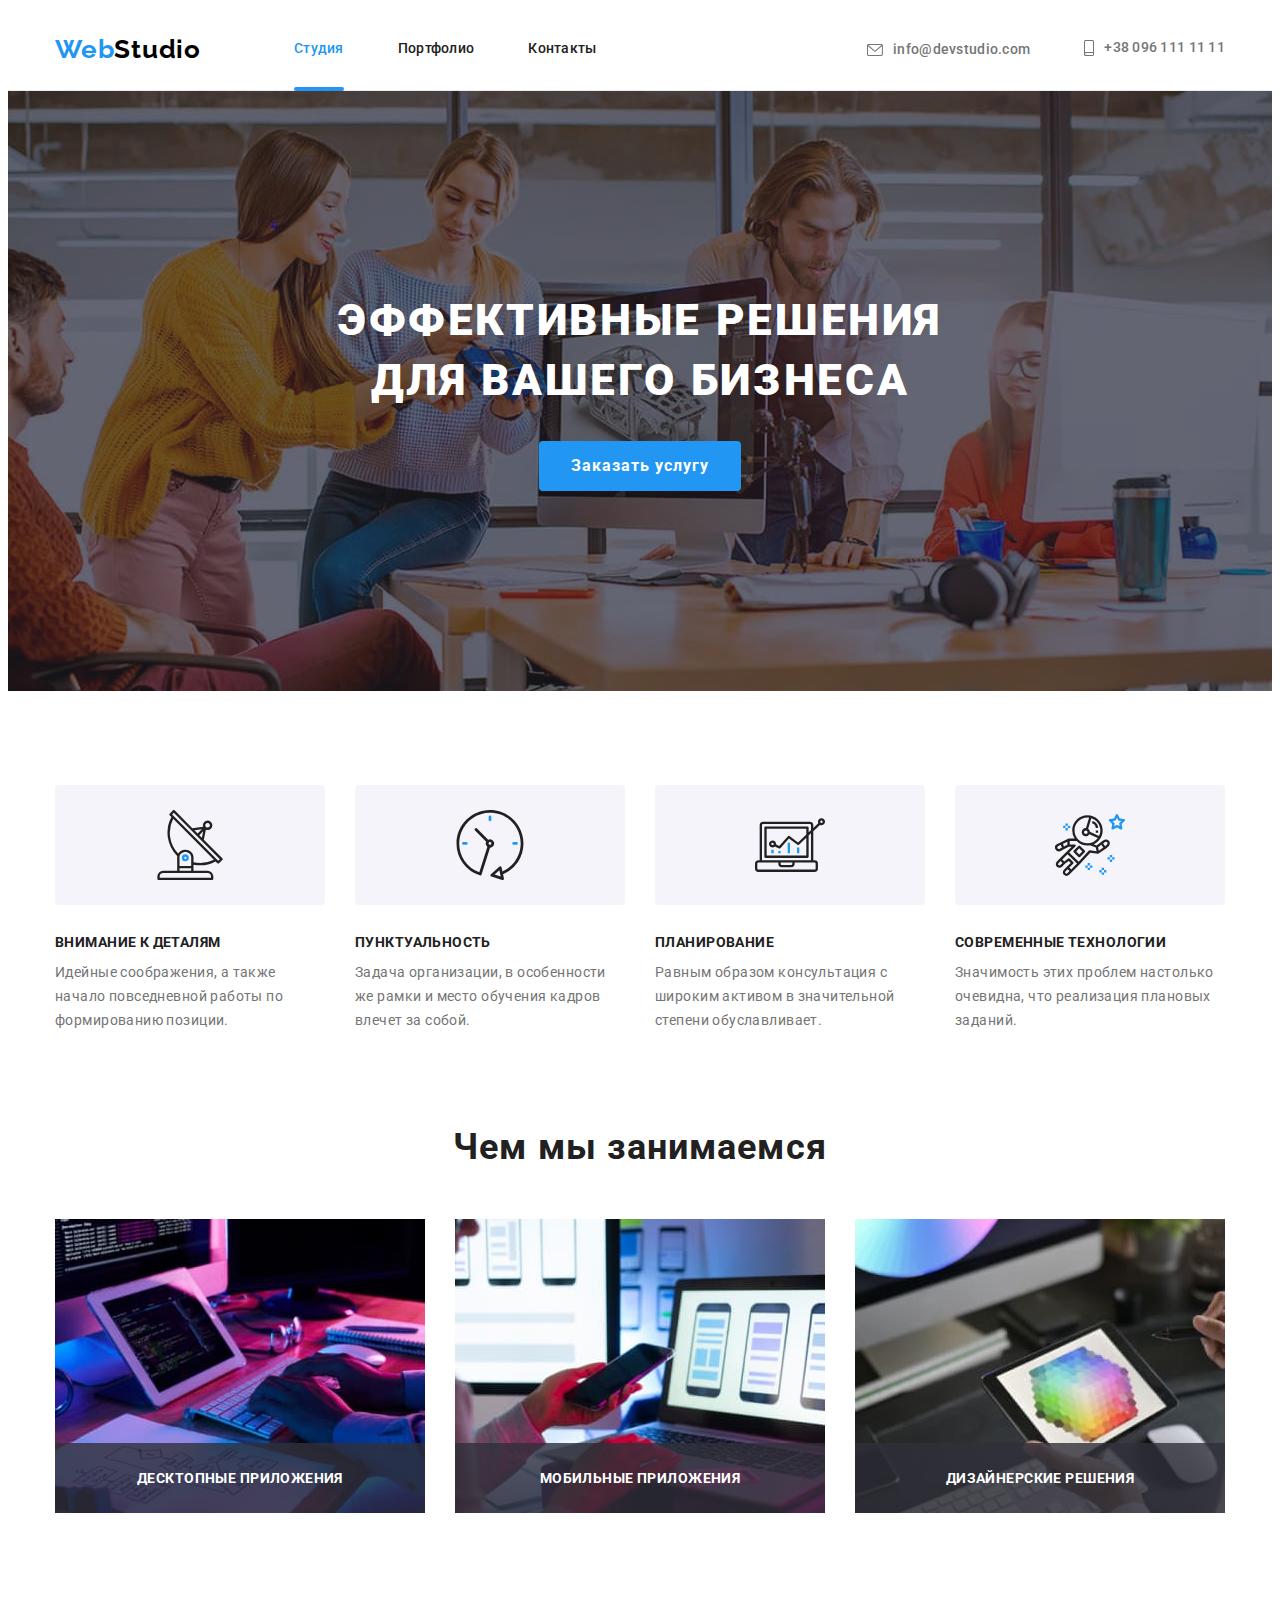
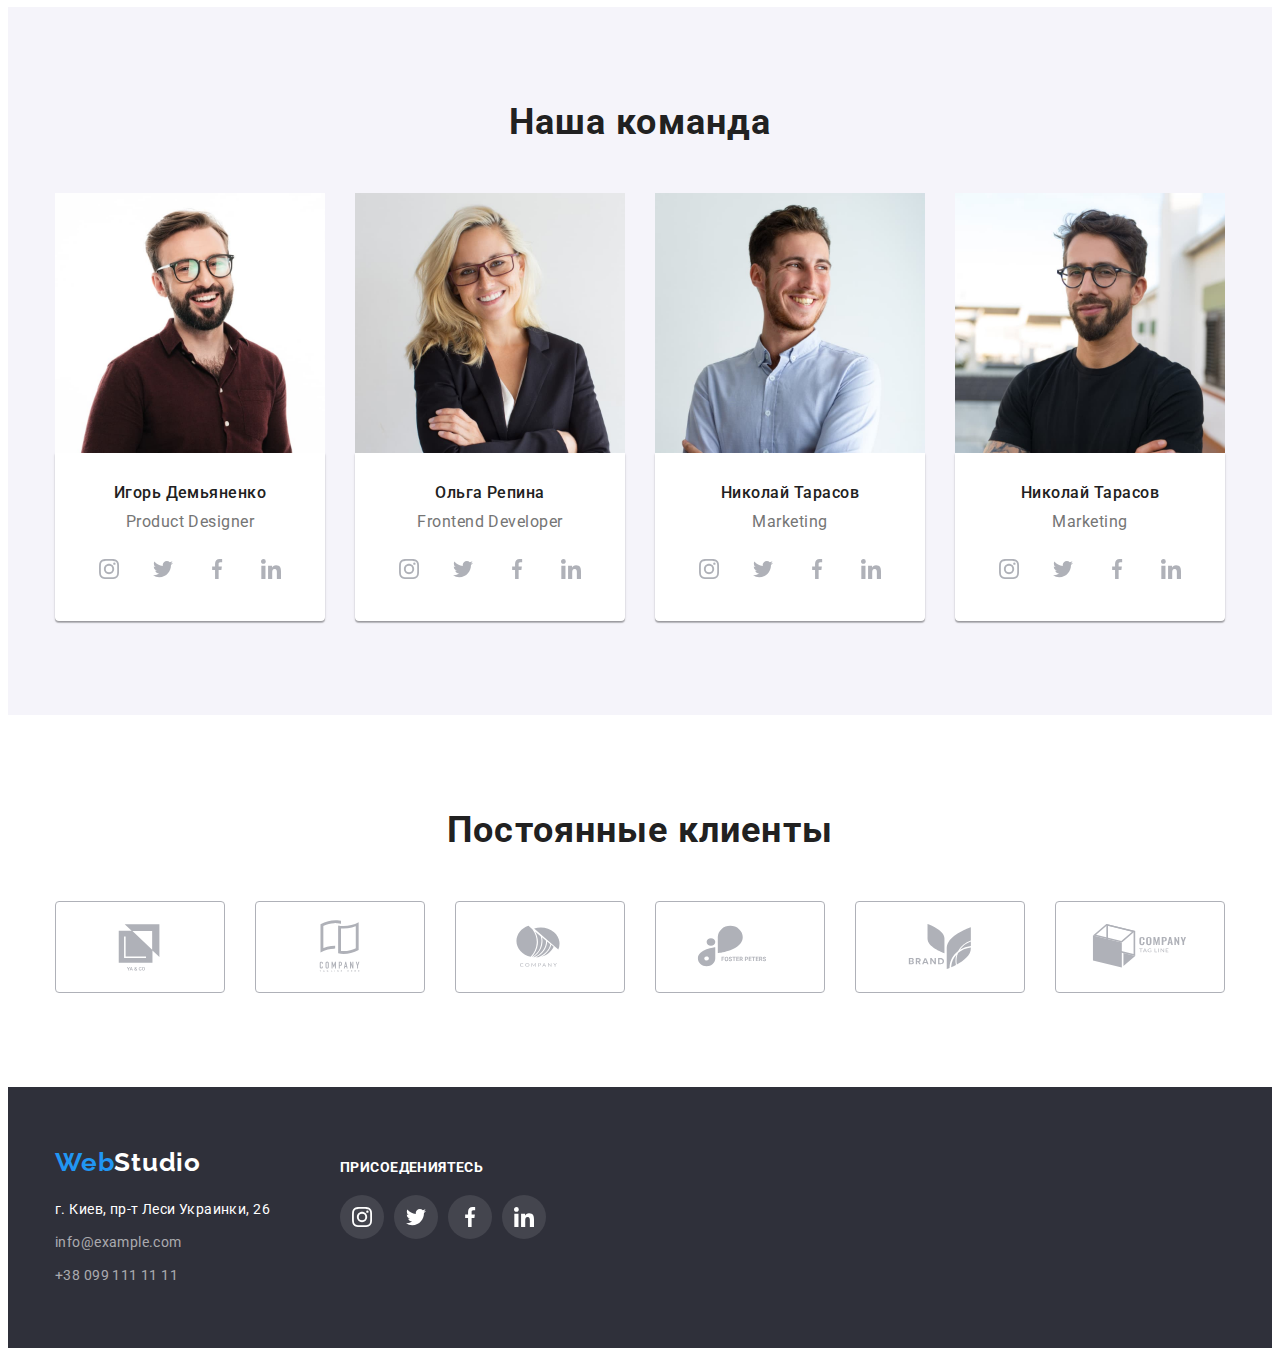
<file: index.html>
<!DOCTYPE html>
<html lang="ru">
  <head>
    <meta charset="UTF-8" />
    <meta http-equiv="X-UA-Compatible" content="IE=edge" />
    <meta name="viewport" content="width=device-width, initial-scale=1.0" />
    <title>Document</title>

    <link rel="preconnect" href="https://fonts.googleapis.com" />
    <link rel="preconnect" href="https://fonts.gstatic.com" crossorigin />
    <link
      href="https://fonts.googleapis.com/css2?family=Raleway:wght@700&family=Roboto:wght@400;500;700;900&display=swap"
      rel="stylesheet"
    />

    <link
      rel="stylesheet"
      href="https://cdnjs.cloudflare.com/ajax/libs/modern-normalize/1.1.0/modern-normalize.min.css"
      integrity="sha512-wpPYUAdjBVSE4KJnH1VR1HeZfpl1ub8YT/NKx4PuQ5NmX2tKuGu6U/JRp5y+Y8XG2tV+wKQpNHVUX03MfMFn9Q=="
      crossorigin="anonymous"
      referrerpolicy="no-referrer"
    />

    <link rel="stylesheet" href="./css/styles.css" />
  </head>

  <body>
    
    
    <header class="header">
      <div class="container">
        <div class="header-inner">
          <a class="header-logo link" href="" lang="en"
            >Web<span class="logo-light link">Studio</span>
          </a>
          <nav class="header-nav">
            <ul class="nav-list list">
              <li class="nav-item">
                <a class="nav-link link prime" href="./index.html">Студия</a>
              </li>
              <li class="nav-item">
                <a class="nav-link link" href="./portfolio.html">Портфолио</a>
              </li>
              <li class="nav-item">
                <a class="nav-link link" href="">Контакты</a>
              </li>
            </ul>
          </nav>
          <ul class="contact-list list">
            <li class="contact-items">
              <a class="contact-link link" href="mailto:info@devstudio.com" lang="en"
                ><svg class="contact-logo" width="16" height="12">
                  <use href="./images/symbol-defs.svg#icon-envelope">
                  </use>
                  </svg>info@devstudio.com</a>
            </li>
            <li class="contact-items">
              <a class="contact-link link" href="tel:+380961111111">
                <svg class="contact-logo" width="10" height="16">
                <use href="./images/symbol-defs.svg#icon-smartphone">
                </use>
                </svg>+38 096 111 11 11</a>
            </li>
          </ul>
        </div>
      </div>
    </header>
    <main>
      <section class="hero">
        <div class="container">
          <h1 class="hero-title">Эффективные решения для вашего бизнеса</h1>
          <button data-modal-open class="btn"  type="button">Заказать услугу</button>         
        </div>
      </section>
      <section class="quality section">
        <div class="container">
          <h2 class="visually-hidden">Качество команды</h2>
          <ul class="quality-list list">
            <li class="quality-item">
              <div class="quality-icon">
                <svg class="quality-logo" width="70" height="70">
                <use href="./images/symbol-defs.svg#icon-antenna">
                </use>
                </svg>
              </div>
              <h3 class="quality-title">Внимание к деталям</h3>
              <p class="quality-description">
                Идейные соображения, а также начало повседневной работы по формированию позиции.
              </p>
            </li>
            <li class="quality-item">
              <div class="quality-icon">
                <svg class="quality-logo" width="70" height="70">
                <use href="./images/symbol-defs.svg#icon-clock">
                </use>
                </svg>
              </div>
              <h3 class="quality-title">Пунктуальность</h3>
              <p class="quality-description">
                Задача организации, в особенности же рамки и место обучения кадров влечет за собой.
              </p>
            </li>
            <li class="quality-item">
              <div class="quality-icon">
                <svg class="quality-logo" width="70" height="70">
                <use href="./images/symbol-defs.svg#icon-diagram">
                </use>
                </svg>
              </div>
              <h3 class="quality-title">Планирование</h3>
              <p class="quality-description">
                Равным образом консультация с широким активом в значительной степени обуславливает.
              </p>
            </li>
            <li class="quality-item">
              <div class="quality-icon">
                <svg class="quality-logo" width="70" height="70">
                <use href="./images/symbol-defs.svg#icon-astronaut">
                </use>
                </svg>
              </div>
              <h3 class="quality-title">Современные технологии</h3>
              <p class="quality-description">
                Значимость этих проблем настолько очевидна, что реализация плановых заданий.
              </p>
            </li>
          </ul>
        </div>
      </section>
      <section class="work section">
        <div class="container">
          <h2 class="work-subtitle">Чем мы занимаемся</h2>
          <ul class="work-list list">
            <li class="work-item">
              <img src="./images/layout1.jpg" alt="Верстка" width="370" />
              <h3 class="work-name">Десктопные приложения</h3>
            </li>
            <li class="work-item">
              <img src="./images/design1.jpg" alt="Дизайн" width="370" />
              <h3 class="work-name">Мобильные приложения</h3>
            </li>
            <li class="work-item">
              <img src="./images/project.jpg" alt="Стиль" width="370" />
              <h3 class="work-name">Дизайнерские решения</h3>
            </li>
          </ul>
        </div>
      </section>
      <section class="team section">
        <div class="container">
          <h2 class="team-subtitle">Наша команда</h2>
          <ul class="team-list list">
            <li class="team-item">
              <img src="./images/igor-demianenko.jpg" alt="Игорь Демьяненко" width="270" />
              <div class="team-wrap">
                <h3 class="team-members">Игорь Демьяненко</h3>
                <p class="speciality" lang="en">Product Designer</p>
                <ul class="team-social-list list">
                  <li class="team-social-item"> 
                    <a href="#" class="team-link" >
                     <svg class="clients-social" width="20" height="20">
                       <use href="./images/symbol-defs.svg#icon-instagram">
                       </use>
                       </svg>
                    </a>
                 <li class="team-social-item"> 
                   <a href="#" class="team-link" >
                    <svg class="clients-social" width="20" height="20">
                     <use href="./images/symbol-defs.svg#icon-twitter">
                      </use>
                     </svg>
                   </a>
                 <li class="team-social-item"> 
                  <a href="#" class="team-link" >
                    <svg class="clients-social" width="20" height="20">
                      <use href="./images/symbol-defs.svg#icon-facebook">
                        </use>
                      </svg>
                   </a>
                <li class="team-social-item"> 
                  <a href="#" class="team-link" >
                    <svg class="clients-social" width="20" height="20">
                     <use href="./images/symbol-defs.svg#icon-linkedin">
                      </use>
                     </svg>
                  </a>
                </ul>
              </div>
            </li>
            <li class="team-item">
              <img src="./images/olga-repina.jpg" alt="Ольга Репина" width="270" />
              <div class="team-wrap">
                <h3 class="team-members">Ольга Репина</h3>
                <p class="speciality" lang="en">Frontend Developer</p>
                <ul class="team-social-list list">
                  <li class="team-social-item"> 
                    <a href="#" class="team-link" >
                     <svg class="clients-social" width="20" height="20">
                       <use href="./images/symbol-defs.svg#icon-instagram">
                        </use>
                       </svg>
                    </a>
                 <li class="team-social-item"> 
                   <a href="#" class="team-link" >
                    <svg class="clients-social" width="20" height="20">
                     <use href="./images/symbol-defs.svg#icon-twitter">
                      </use>
                     </svg>
                   </a>
                 <li class="team-social-item"> 
                  <a href="#" class="team-link" >
                    <svg class="clients-social" width="20" height="20">
                      <use href="./images/symbol-defs.svg#icon-facebook">
                        </use>
                      </svg>
                   </a>
                <li class="team-social-item"> 
                  <a href="#" class="team-link" >
                    <svg class="clients-social" width="20" height="20">
                     <use href="./images/symbol-defs.svg#icon-linkedin">
                      </use>
                     </svg>
                  </a>
                </ul>
              </div>
            </li>
            <li class="team-item">
              <img src="./images/nikolai-tarasov.jpg" alt="Николай Тарасов" width="270" />
              <div class="team-wrap">
                <h3 class="team-members">Николай Тарасов</h3>
                <p class="speciality" lang="en">Marketing</p>
                <ul class="team-social-list list">
                  <li class="team-social-item"> 
                    <a href="#" class="team-link" >
                     <svg class="clients-social" width="20" height="20">
                       <use href="./images/symbol-defs.svg#icon-instagram">
                        </use>
                       </svg>
                    </a>
                 <li class="team-social-item"> 
                   <a href="#" class="team-link" >
                    <svg class="clients-social" width="20" height="20">
                     <use href="./images/symbol-defs.svg#icon-twitter">
                      </use>
                     </svg>
                   </a>
                 <li class="team-social-item"> 
                  <a href="#" class="team-link" >
                    <svg class="clients-social" width="20" height="20">
                      <use href="./images/symbol-defs.svg#icon-facebook">
                        </use>
                      </svg>
                   </a>
                <li class="team-social-item"> 
                  <a href="#" class="team-link" >
                    <svg class="clients-social" width="20" height="20">
                     <use href="./images/symbol-defs.svg#icon-linkedin">
                      </use>
                     </svg>
                  </a>
                </ul>
              </div>
            </li>
            <li class="team-item">
              <img src="./images/mihail-ermakov.jpg" alt="Михаил Ермаков" width="270" />
              <div class="team-wrap">
                <h3 class="team-members">Николай Тарасов</h3>
                <p class="speciality" lang="en">Marketing</p>
                <ul class="team-social-list list">
                  <li class="team-social-item"> 
                    <a href="#" class="team-link" >
                     <svg class="clients-social" width="20" height="20">
                       <use href="./images/symbol-defs.svg#icon-instagram">
                        </use>
                       </svg>
                    </a>
                 <li class="team-social-item"> 
                   <a href="#" class="team-link" >
                    <svg class="clients-social" width="20" height="20">
                     <use href="./images/symbol-defs.svg#icon-twitter">
                      </use>
                     </svg>
                   </a>
                 <li class="team-social-item"> 
                  <a href="#" class="team-link" >
                    <svg class="clients-social" width="20" height="20">
                      <use href="./images/symbol-defs.svg#icon-facebook">
                        </use>
                      </svg>
                   </a>
                <li class="team-social-item"> 
                  <a href="#" class="team-link" >
                    <svg class="clients-social" width="20" height="20">
                     <use href="./images/symbol-defs.svg#icon-linkedin">
                      </use>
                     </svg>
                  </a>
                </ul>
              </div>
            </li>
          </ul>
        </div>
      </section>
      <section class="clients section">
        <div class="container">
          <h2 class="clients-subtitle">Постоянные клиенты</h2>
        <ul class="clients-list list">
          <li class="clients-item"> 
           <a href="#" class="clients-link" >
            <svg class="clients-logo" width="106" height="60">
              <use href="./images/symbol-defs.svg#icon-Logoya-co">
                </use>
              </svg>
           </a>
           </li>
           <li class="clients-item"> 
            <a href="#" class="clients-link" >
             <svg class="clients-logo" width="106" height="60">
               <use href="./images/symbol-defs.svg#icon-Logotaglin">
                </use>
               </svg>
            </a>
            </li>
            <li class="clients-item"> 
              <a href="#" class="clients-link" >
               <svg class="clients-logo" width="106" height="60">
                 <use href="./images/symbol-defs.svg#icon-Logocompany">
                  </use>
                 </svg>
              </a>
              </li>
              <li class="clients-item" > 
                <a href="#" class="clients-link" >
                 <svg class="clients-logo" width="106" height="60">
                   <use href="./images/symbol-defs.svg#icon-Logofoster">
                    </use>
                   </svg>
                </a>
                </li>
                <li class="clients-item"> 
                  <a href="#" class="clients-link" >
                   <svg class="clients-logo" width="106" height="60">
                     <use href="./images/symbol-defs.svg#icon-Logobrand">
                      </use>
                     </svg>
                  </a>
                  </li>
                  <li class="clients-item"> 
                    <a href="#" class="clients-link" >
                     <svg class="clients-logo" width="106" height="60">
                       <use href="./images/symbol-defs.svg#icon-Logotagline">
                        </use>
                       </svg>
                    </a>
                    </li>
        </ul>
      </div>
      </section>
    </main>
    <footer class="footer">
      <div class="container">
       <div class="footer-block">
        <div class="footer-link">
          <a class="footer-logo link" href="" lang="en"
        >Web<span class="logo-black link">Studio</span></a
      >
      <address class="footer-addres">
        <ul class="footer-list list">
          <li class="footer-item">
            <a
              class="footer-map link"
              href="https://goo.gl/maps/xmcC9F6GGdkySyZK7"
              rel="noopener noreferrer nofollow"
              >г. Киев, пр-т Леси Украинки, 26</a
            >
          </li>
          <li class="footer-item">
            <a class="fcontact-link link" href="mailto:info@example.com" lang="en"
              >info@example.com</a
            >
          </li>
          <li class="footer-item">
            <a class="fcontact-link link" href="tel:+380991111111">+38 099 111 11 11</a>
          </li>
        </ul>
      </address>
        </div>
        <div class="footer-social">
          <h2 class="footer-title">Присоедениятесь</h2>
      <ul class="footer-social-list list">
        <li class="footer-social-item"> 
          <a href="#" class="footer-logo-link">
            <svg class="footer-logo-social" width="20" height="20">
              <use href="./images/symbol-defs.svg#icon-instagram">
                </use>

              </svg>
           </a>
        <li class="footer-social-item "> 
          <a href="#" class="footer-logo-link">
           <svg class="footer-logo-social" width="20" height="20">
            <use href="./images/symbol-defs.svg#icon-twitter">
            </use>
            </svg>
          </a>
        <li class="footer-social-item"> 
         <a href="#" class="footer-logo-link">
           <svg class="footer-logo-social" width="20" height="20">            
             <use href="./images/symbol-defs.svg#icon-facebook">
            </use>
             </svg>
          </a>
       <li class="footer-social-item"> 
         <a href="#" class="footer-logo-link" >
           <svg class="footer-logo-social" width="20" height="20">
            <use href="./images/symbol-defs.svg#icon-linkedin">
              </use>
              </svg>
         </a>
      </ul>
        </div>
       </div>
      
      </div>
    </footer>
    <div class="backdrop is-hidden" data-modal >
      <div class="modal" >
        <button class="data-modal-close" data-modal-close >
          <svg class="close-logo" width="11" height="11">
            <use href="./images/symbol-defs.svg#icon-close-vector">
            </use>
            </svg>
        </button>
      </div>
      </div>
      <script src="./js/modal.js"></script>
  </body>
</html>
</file>
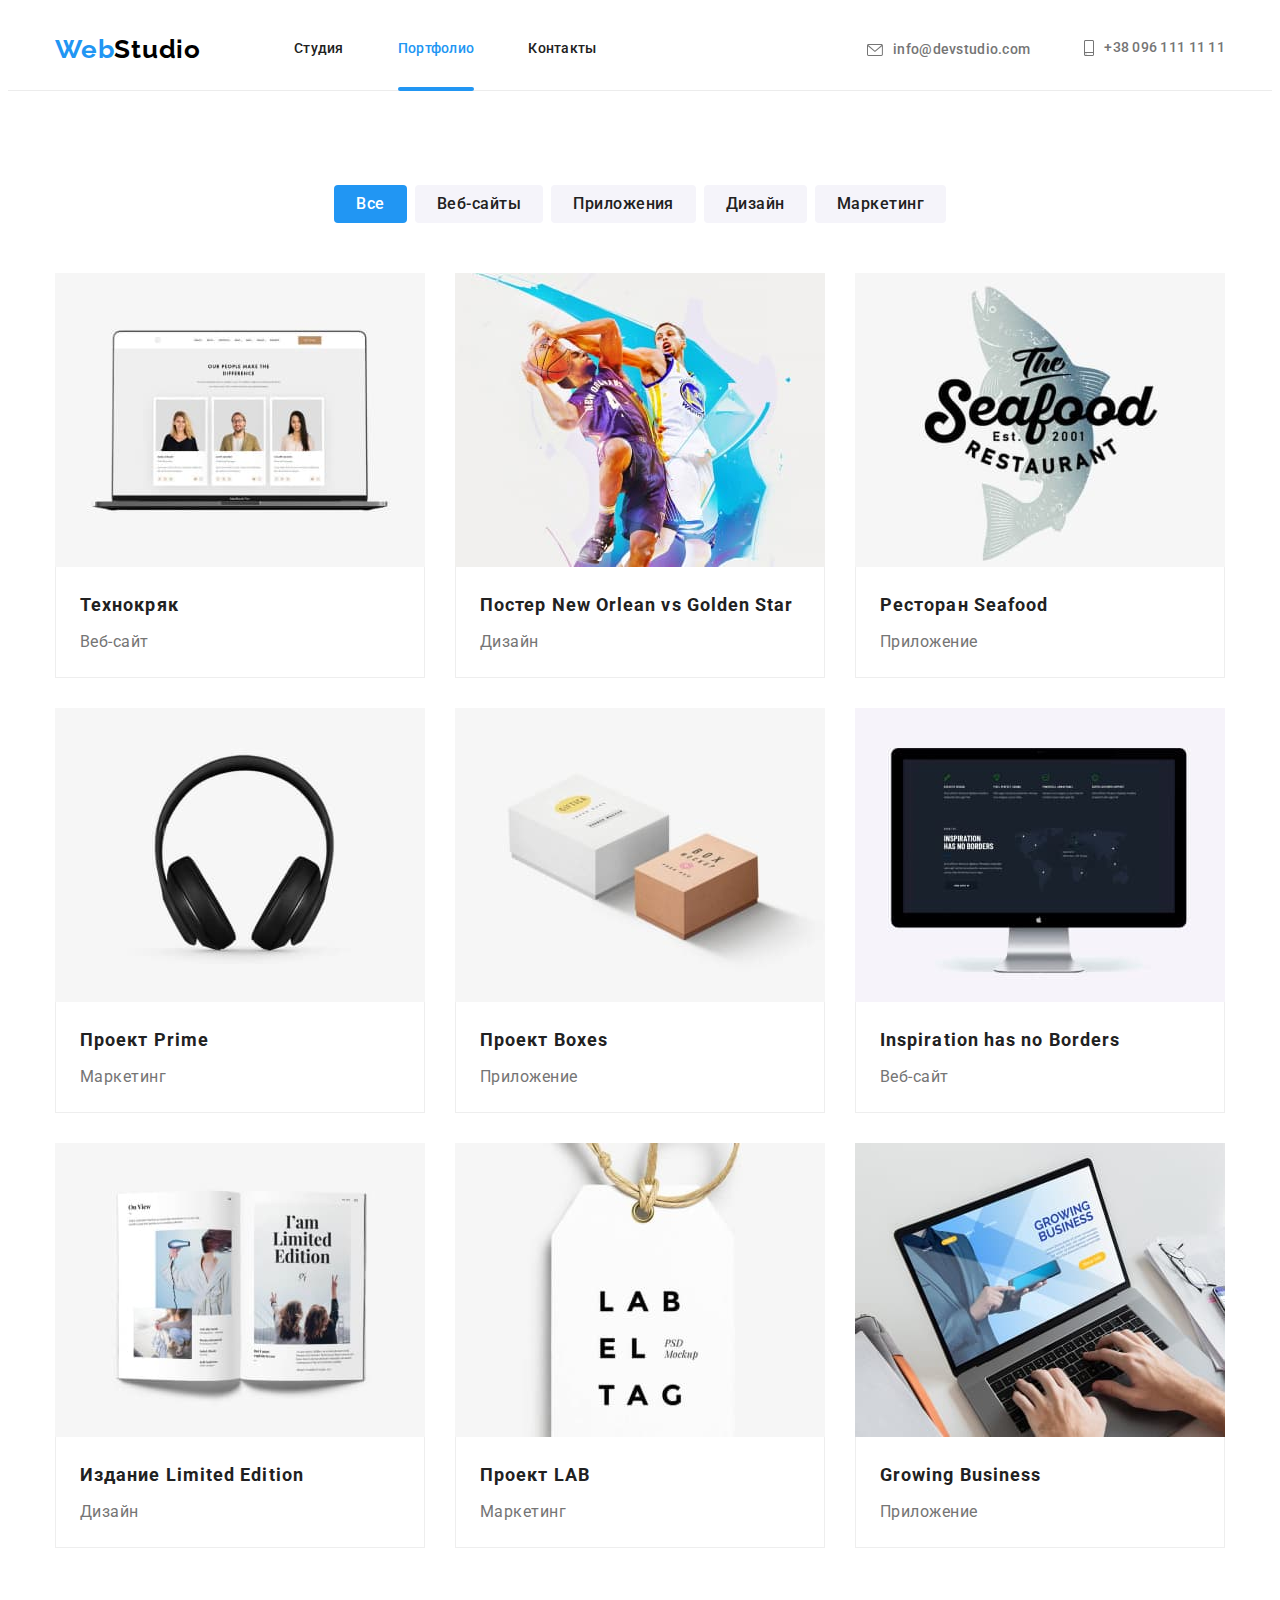
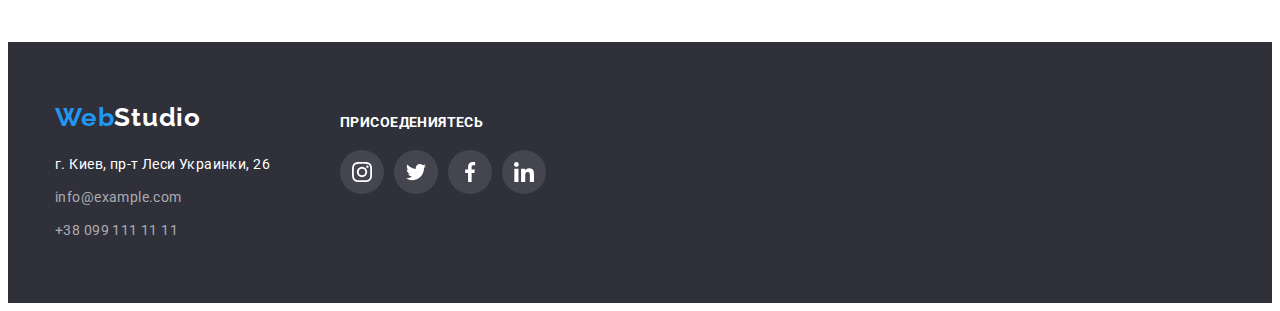
<file: portfolio.html>
<!DOCTYPE html>
<html lang="ru">
  <head>
    <meta charset="UTF-8" />
    <meta http-equiv="X-UA-Compatible" content="IE=edge" />
    <meta name="viewport" content="width=device-width, initial-scale=1.0" />
    <title>Портфоліо</title>
    
    <link rel="preconnect" href="https://fonts.googleapis.com">
<link rel="preconnect" href="https://fonts.gstatic.com" crossorigin>
<link href="https://fonts.googleapis.com/css2?family=Raleway:wght@700&family=Roboto:wght@400;500;700;900&display=swap" rel="stylesheet">
   
<link rel="stylesheet" href="https://cdnjs.cloudflare.com/ajax/libs/modern-normalize/1.1.0/modern-normalize.min.css" integrity="sha512-wpPYUAdjBVSE4KJnH1VR1HeZfpl1ub8YT/NKx4PuQ5NmX2tKuGu6U/JRp5y+Y8XG2tV+wKQpNHVUX03MfMFn9Q==" crossorigin="anonymous" referrerpolicy="no-referrer" />

    <link rel="stylesheet" href="./css/styles.css">

  </head>
   <body>
      <header class="header">
    <div class="container">
      <div class="header-inner">
      <a class="header-logo link" href="" lang="en">Web<span class="logo-light link">Studio</span> </a>
      <nav class="header-nav">
        <ul class="nav-list list">
          <li class="nav-item">
            <a class="nav-link link " href="./index.html">Студия</a>
          </li>
          <li class="nav-item">
            <a class="nav-link link prime" href="./portfolio.html">Портфолио</a>
          </li>
          <li class="nav-item">
            <a class="nav-link link" href="">Контакты</a>
          </li>
        </ul>
      </nav>
      <ul class="contact-list list">
        <li class="contact-items">
          <a class="contact-link link" href="mailto:info@devstudio.com" lang="en"
            ><svg class="contact-logo" width="16" height="12">
              <use href="./images/symbol-defs.svg#icon-envelope">
              </use>
              </svg>info@devstudio.com</a>
        </li>
        <li class="contact-items">
          <a class="contact-link link" href="tel:+380961111111">
            <svg class="contact-logo" width="10" height="16">
            <use href="./images/symbol-defs.svg#icon-smartphone">
            </use>              
            </svg>+38 096 111 11 11</a>
        </li>
      </ul>
      </div>
      </div>
    </header>
    <main>
      <section class="example section">
        <div class="container">
        <h1 class="visually-hidden">примеры работ</h1>
        <ul class="example-list list">
          <li class="example-item"><button class="example-btn active-btn" type="button">Все</button></li>
          <li class="example-item"><button class="example-btn" type="button">Веб-сайты</button></li>
          <li class="example-item"><button class="example-btn" type="button">Приложения</button></li>
          <li class="example-item"><button class="example-btn" type="button">Дизайн</button></li>
          <li class="example-item"><button class="example-btn" type="button">Маркетинг</button></li>
        </ul>
        <ul class="inst-list list">
          <li class="inst-item">
            <a class="inst-link link" href="">
             <div class="inst-product-item">
              <img src="./images/techno.jpg" alt="Технокряк" width="370" /> 
              <div class="inst-product">
                <p class="inst-product-text">Ресурс предлагает комплексные предложения  с разным уровнем функционала и сервисов. Все это позволит посетителю получить исчерпывающие сведения о компании или частном лице.</p>
              </div>
            </div>
            <div class="inst-thumb">
            <h2 class="inst-title">Технокряк</h2>
            <p class="inst-text">Веб-сайт</p>
            </div>
          </a>

           </li>
          <li class="inst-item">
            <a class="inst-link link" href="">
             <div class="inst-product-item">
            <img src="./images/poster.jpg"  alt="Постер New Orlean vs Golden Star" width="370" />
            <div class="inst-product">
              <p class="inst-product-text">Ресурс предлагает комплексные предложения  с разным уровнем функционала и сервисов. Все это позволит посетителю получить исчерпывающие сведения о компании или частном лице.</p>
            </div>
          </div>
            <div class="inst-thumb">
            <h2 class="inst-title">Постер New Orlean vs Golden Star</h2>
            <p class="inst-text">Дизайн</p></div></a>    
          </li>
          <li class="inst-item">
            <a class="inst-link link" href="">
              <div class="inst-product-item">
                <img src="./images/restoran.jpg" alt="Приложение" width="370" />
              <div class="inst-product">
                <p class="inst-product-text">Ресурс предлагает комплексные предложения  с разным уровнем функционала и сервисов. Все это позволит посетителю получить исчерпывающие сведения о компании или частном лице.</p>
            </div>
            </div>
             <div class="inst-thumb">
              <h2 class="inst-title">Ресторан Seafood</h2>
               <p class="inst-text">Приложение</p></div></a>        
          </li>
           <li class="inst-item">
            <a class="link" href="">
              <div class="inst-product-item">
                <img src="./images/progect.jpg" alt="Проект Prime" width="370" />
                <div class="inst-product">
                  <p class="inst-product-text">Ресурс предлагает комплексные предложения  с разным уровнем функционала и сервисов. Все это позволит посетителю получить исчерпывающие сведения о компании или частном лице.</p>
              </div>
              </div>
            <div class="inst-thumb">
            <h2 class="inst-title">Проект Prime</h2>
            <p class="inst-text">Маркетинг</p></div></a>
            
           </li>
          <li class="inst-item">
            <a class="inst-link link" href="">
              <div class="inst-product-item">
                 <img src="./images/boxes.jpg" alt="Проект Boxes" width="370" />
                 <div class="inst-product">
                  <p class="inst-product-text">Ресурс предлагает комплексные предложения  с разным уровнем функционала и сервисов. Все это позволит посетителю получить исчерпывающие сведения о компании или частном лице.</p>
              </div>
              </div>
            <div class="inst-thumb">
            <h2 class="inst-title">Проект Boxes</h2>
            <p class="inst-text">Приложение</p></div></a>
            
          </li>
          <li class="inst-item">
            <a class="inst-link link" href="">
              <div class="inst-product-item">
              <img src="./images/inspiration.jpg" alt="Inspiration has no Borders" width="370" />
              <div class="inst-product">
                <p class="inst-product-text">Ресурс предлагает комплексные предложения  с разным уровнем функционала и сервисов. Все это позволит посетителю получить исчерпывающие сведения о компании или частном лице.</p>
            </div>
            </div>
            <div class="inst-thumb">
            <h2 class="inst-title">Inspiration has no Borders</h2>
            <p class="inst-text">Веб-сайт</p></div></a>
            
          </li>
          <li class="inst-item">
            <a class="inst-link link" href="">
              <div class="inst-product-item">
                <img src="./images/limited-edition.jpg" alt="Издание Limited Edition" width="370" />
                <div class="inst-product">
                <p class="inst-product-text">Ресурс предлагает комплексные предложения  с разным уровнем функционала и сервисов. Все это позволит посетителю получить исчерпывающие сведения о компании или частном лице.</p>
              </div>
              </div>
            <div class="inst-thumb"><h2 class="inst-title">Издание Limited Edition</h2>
            <p class="inst-text">Дизайн</p></div></a>
            
          </li>
          <li class="inst-item">
            <a class="inst-link link" href="">
              <div class="inst-product-item">
                <img src="./images/lab.jpg" alt="Проект LAB" width="370" />
                <div class="inst-product">
                <p class="inst-product-text">Ресурс предлагает комплексные предложения  с разным уровнем функционала и сервисов. Все это позволит посетителю получить исчерпывающие сведения о компании или частном лице.</p>
              </div>
              </div>
            <div class="inst-thumb"> <h2 class="inst-title">Проект LAB</h2>
            <p class="inst-text">Маркетинг</p></div></a>
           
          </li>
          <li class="inst-item">
            <a class="inst-link link" href="">
              <div class="inst-product-item">
                <img src="./images/growing-b.jpg" alt="Growing Business" width="370" />
                <div class="inst-product">
                  <p class="inst-product-text">Ресурс предлагает комплексные предложения  с разным уровнем функционала и сервисов. Все это позволит посетителю получить исчерпывающие сведения о компании или частном лице.</p>
                </div>
                </div>
            <div class="inst-thumb"><h2 class="inst-title">Growing Business</h2>
            <p class="inst-text">Приложение</p></div></a>
            
          </li>
        </ul>
        </div>
      </section>
    </main>
    <footer class="footer">
      <div class="container">
       <div class="footer-block">
        <div class="footer-link">
          <a class="footer-logo link" href="" lang="en"
        >Web<span class="logo-black link">Studio</span></a
      >
      <address class="footer-addres">
        <ul class="footer-list list">
          <li class="footer-item">
            <a
              class="footer-map link"
              href="https://goo.gl/maps/xmcC9F6GGdkySyZK7"
              rel="noopener noreferrer nofollow"
              >г. Киев, пр-т Леси Украинки, 26</a
            >
          </li>
          <li class="footer-item">
            <a class="fcontact-link link" href="mailto:info@example.com" lang="en"
              >info@example.com</a
            >
          </li>
          <li class="footer-item">
            <a class="fcontact-link link" href="tel:+380991111111">+38 099 111 11 11</a>
          </li>
        </ul>
      </address>
        </div>
        <div class="footer-social">
          <h2 class="footer-title">Присоедениятесь</h2>
      <ul class="footer-social-list list">
        <li class="footer-social-item"> 
          <a href="#" class="footer-logo-link">
            <svg class="footer-logo-social" width="20" height="20">
              <use href="./images/symbol-defs.svg#icon-instagram">
              </use>
              </svg>
           </a>
        <li class="footer-social-item "> 
          <a href="#" class="footer-logo-link">
           <svg class="footer-logo-social" width="20" height="20">
            <use href="./images/symbol-defs.svg#icon-twitter">
            </use>
            </svg>
          </a>
        <li class="footer-social-item"> 
         <a href="#" class="footer-logo-link">
           <svg class="footer-logo-social" width="20" height="20">
             <use href="./images/symbol-defs.svg#icon-facebook">
             </use>
             </svg>
          </a>
       <li class="footer-social-item"> 
         <a href="#" class="footer-logo-link" >
           <svg class="footer-logo-social" width="20" height="20">
            <use href="./images/symbol-defs.svg#icon-linkedin">
            </use>
            </svg>
         </a>
      </ul>
        </div>
       </div>
      
      </div>
    </footer>
  </body>
</html>
</file>
<file: css/styles.css>
/* колір основного тесту #757575; */
/* колір заголовку #212121; */
/* колір Н1 #FFFFFF; */
/* колір ховера #2196F3; */
/* колір лого п.ч. #2196F3; */
/* колір лого д.ч. #000000; */

:root {
    --primery-text-color : #757575;
    --title-text-color : #212121;
    --primery-title-color : #FFFFFF;
    --hover-color : #2196F3;
    --logo-color-p1 : #2196F3;
    --maplink-text-color :#FFFFFF;
    --footer-contact-text-color : rgba(255, 255, 255, 0.6);
    --background-body-color : #ffffff;
    --background-header-color : #FFFFFF ;
    --background-hero-color : #2F303A;
    --background-team-color : #F5F4FA;
    --background-footer-color :#2F303A;
    --background-example-color : #E5E5E5;
}
html {
    box-sizing: border-box;
}

*,
*::before,
*::after {
    box-sizing: inherit;
}
/* Стили для обнуления верхних отступов у элементов */
h1,
h2,
h3,
h4,
h5,
h6,
p {
	margin-top: 0;
    margin-bottom: 0;
}

/* Свойства для корректного отображения картинок */
img {
	display: block;
	max-width: 100%;
	height: auto;
}

body {
    font-family: 'Roboto', sans-serif;
    color: var(--primery-text-color);
}
.list {
    list-style: none;
    padding-left: 0;
    margin: 0;
}
.link {
    text-decoration: none;
    color: inherit;
    transition: color 250ms cubic-bezier(0.4, 0, 0.2, 1);
}
.link:hover,
.link:focus  {
    color: var(--hover-color) ;
    fill: var(--hover-color) ;
}


.section {
    padding: 94px 0px;
}
.container {    
    width: 1200px;
    padding-left: 15px;
    padding-right: 15px;
    margin: 0 auto;
    /* outline: 1px solid tomato; */   
}

.visually-hidden {
    position: absolute;
    white-space: nowrap;
    width: 1px;
    height: 1px;
    overflow: hidden;
    border: 0;
    padding: 0;
    clip: rect(0 0 0 0);
    clip-path: inset(50%);
    margin: -1px;
}

/* header */


.header {
   border-bottom: 1px solid #ECECEC;
   max-width: 1600px;
   margin: 0 auto;
}
.header-inner {
    display: flex;
    align-items: center;   
}

/*  logo */

.header-logo {
    margin-right: 93px;
    font-family: 'Raleway', sans-serif;
    font-weight: 700;
    font-size: 26px;
    line-height: 1.19;
    letter-spacing: 0.03em;
    color: var(--logo-color-p1);
}

.logo-light {
    color: #000000;
}
.header-logo:hover .logo-light,
.header-logo:focus .logo-light {
    color: var(--hover-color);
}

/* Nav */

.nav-link {
    position: relative;
    display: block;
    padding-top: 32px;
    padding-bottom: 32px;
    font-weight: 500;
    font-size: 14px;
    line-height: 1.14;
    letter-spacing: 0.02em;
    color: var(--title-text-color);
    transition: color 250ms cubic-bezier(0.4, 0, 0.2, 1);
}
.nav-item {
    display: inline-block;
}
.nav-item:not(:last-child) {
    margin-right: 50px;
}
.prime {
    color: #2196F3;
}
.prime::before {
    content: '';
    position: absolute;
    bottom: -3%;
    left: 0;
    width:100%;
    height: 4px;
    background: #2196F3;
    border-radius: 2px; 
}
.contact-logo {
    fill: #757575;
    transition: fill 250ms cubic-bezier(0.4, 0, 0.2, 1);
    
}
.contact-link:hover .contact-logo,
.contact-link:focus .contact-logo {
     fill: var(--hover-color);
     
     
}
.contact-link {
    display: flex;
    flex-wrap: wrap;
    gap: 10px;
    padding-top: 32px;
    padding-bottom: 32px;
    align-items: center;
    font-weight: 500;
    font-size: 14px;
    line-height: 1.14;
    letter-spacing: 0.02em;
    color: var(--primery-text-color);
    transition: color 250ms cubic-bezier(0.4, 0, 0.2, 1);
}
.contact-items:last-child {
     margin-left: 50px;
}

.contact-list {
    display: inline-block;
    margin-left: auto;
}
.contact-items {
    display: inline-block;
}


/*hero */

.hero {
    text-align: center;
    padding-top: 200px;
    padding-bottom: 200px;
    background-image: 
    linear-gradient( rgba(47, 48, 58, 0.4), 
    rgba(47, 48, 58, 0.4)),
     url(../images/hero-bg.jpg);
    background-color:  #C4C4C4;
    background-repeat: no-repeat;
    background-position: center;
    background-size: cover;
    margin: 0 auto;
    max-width: 1600px;
}
    
.hero-title {
    display: inline-block;
    width: 696px;
    margin-bottom: 30px;
    text-transform: uppercase;
    font-weight: 900;
    font-size: 44px;
    line-height: 1.36;           
    text-align: center;
    letter-spacing: 0.06em;
    color: var(--primery-title-color);
       
}
.btn {
    display: block;
    background-color: #2196F3;
    border-radius: 4px;
    padding: 10px 32px;
    min-width: 200px;
    min-height: 50px;
    border: 0px;
    margin: 0 auto;
    font-family: inherit; 
    font-weight: 700;
    font-size: 16px;
    line-height: 1.88;
    align-items: center;
    text-align: center;
    letter-spacing: 0.06em;
    color : #ffffff;
    cursor: pointer;
    transition:  background-color 250ms cubic-bezier(0.4, 0, 0.2, 1);
}
.btn:hover,
.btn:focus {
    background-color: #188CE8
}

/* quality */

.quality {
    padding-bottom: 0px;
}


.quality-list {
    display: flex;
    gap: 30px;
}
 .quality-icon{
    display: flex;
    margin-bottom: 30px;
    align-items: center;
    justify-content: center;
    width: 270px;
    height: 120px;
    background: #F5F4FA;
    border-radius: 4px;
 }

.quality-title {
    width: 270px;
    margin-bottom: 10px;
    font-size: 14px;
    line-height: 1.14;
    letter-spacing: 0.03em;
    text-transform: uppercase;
    color : var(--title-text-color);
}
.quality-description {
    width: 270px;
    font-size: 14px;
    line-height: 1.71;
    letter-spacing: 0.03em;
}

/* work */

.work-subtitle {
        margin-bottom: 50px;
        font-size: 36px;
        line-height: 1.17;
        text-align: center;
        letter-spacing: 0.03em;
        color: var(--title-text-color);
}
.work-list {
    display: flex;
    gap: 30px;
}
.work-item {
    position: relative;
}
.work-name{
    display: block;
    width: 100%;
    position: absolute;
    bottom: 0;
    left: 0;
    padding: 27px 0;
    background-color: rgba(47, 48, 58, 0.8);
    text-align: center; 
    color: #FFFFFF;
    font-style: normal;
    font-size: 14px;
    line-height: 16px;
    letter-spacing: 0.03em;
    text-transform: uppercase;
}

/* team */

.team {
    background-color: var(--background-team-color);
}
.team-subtitle {
    margin-bottom: 50px;
    font-size: 36px;
    line-height: 1.17;
    text-align: center;
    letter-spacing: 0.03em;
    color: var(--title-text-color);
}
.team-list {
    display: flex;
    gap: 30px;
}
.team-item {
    background-color: #fff;
    border-radius: 0px 0px 4px 4px;
}
.team-wrap {
    padding: 30px 0px;
    box-shadow: 0px 1px 3px 
    rgba(0, 0, 0, 0.12), 0px 1px 1px 
    rgba(0, 0, 0, 0.14), 0px 2px 1px
    rgba(0, 0, 0, 0.2);
    border-radius: 0px 0px 4px 4px;
}
.team-members {
    margin-bottom: 10px;
    font-weight: 500;
    font-size: 16px;
    line-height: 1.19;
    text-align: center;
    letter-spacing: 0.03em;
    color: var(--title-text-color);
}
.speciality {
    font-size: 16px;
    line-height: 1.19;
    text-align: center;
    letter-spacing: 0.03em;
    margin-bottom: 16px;
}
.team-social-list {
    display: flex;
    flex-wrap: wrap;
    gap: 10px;
    align-items: center;
    justify-content: center;
}
.team-social-item {
    display: flex;
    width: 44px;
    height: 44px;
    align-items: center;
    justify-content: center;
    border-radius: 50%;
}
.clients-social {
    transition: fill 250ms cubic-bezier(0.4, 0, 0.2, 1);
}
.team-link{
    display: flex;
    fill: #AFB1B8;
    width: 100%;
    height: 100%;
    align-items: center;
    justify-content: center;
    border-radius: 50%;    
    transition: background-color 250ms cubic-bezier(0.4, 0, 0.2, 1);
}
.team-link:hover,
.team-link:focus {
    background-color: var(--logo-color-p1 );
    fill: #FFFFFF; 
}
 

/* clients */
.clients-subtitle{
    margin-bottom: 50px;
    font-size: 36px;
    line-height: 1.17;
    text-align: center;
    letter-spacing: 0.03em;
    color: var(--title-text-color);
}

.clients-list {
    display: flex;
    flex-wrap: wrap;
    gap: 30px;   
}

.clients-item {
    width: 170px;
    height: 92px;  
    margin: 0 auto;
}

.clients-link:hover,
.clients-link:focus  {
    fill: var(--logo-color-p1 );
    border: 1px solid var(--logo-color-p1 );
    border-radius: 4px;
}
.clients-link { 
    display: flex;
    align-items: center;
    justify-content: center;
    width: 100%;
    height: 100%;   
    border: 1px solid #AFB1B8;
    border-radius: 4px;
    fill:#AFB1B8;
    transition: fill 250ms cubic-bezier(0.4, 0, 0.2, 1),
    border-color 250ms cubic-bezier(0.4, 0, 0.2, 1);
}   

/* footer */

.footer {
    background-color: var(--background-footer-color);
    padding-top: 60px;
    padding-bottom: 60px;
}
.footer-block{
    display: flex;
    flex-wrap: wrap;
    gap: 70px;
}
.footer-logo {
    display: inline-block;
    margin-bottom: 20px;
    font-family: 'Raleway';
    font-weight: 700;
    font-size: 26px;
    line-height: 1.19;
    letter-spacing: 0.03em;
    color: var(--logo-color-p1);
}

.logo-black {
    color: var(--maplink-text-color);
    transition: color 250ms cubic-bezier(0.4, 0, 0.2, 1);
}
.footer-logo:hover .logo-black,
.footer-logo:focus .logo-black {
    color: var(--hover-color);
}

.footer-item:not(:last-child){
     margin-bottom: 9px;
}
.footer-addres {
    font-style: normal;
}
.footer-map {
    font-size: 14px;
    line-height: 1.71;
    letter-spacing: 0.03em;
    color: var(--maplink-text-color);
    transition: color 250ms cubic-bezier(0.4, 0, 0.2, 1);
}

.fcontact-link {
    font-size: 14px;
    line-height: 1.71;
    letter-spacing: 0.03em;
    color: rgba(255, 255, 255, 0.6);
    transition: color 250ms cubic-bezier(0.4, 0, 0.2, 1);
}
.footer-title {
    margin-top: 12px;
    margin-bottom: 20px;
    font-size: 14px;
    line-height: 16px;
    letter-spacing: 0.03em;
    text-transform: uppercase;
    color: #FFFFFF;
}
.footer-social{
    display: inline-block;
}
.footer-social-list {
    display: flex;
    flex-wrap: wrap;
    gap: 10px;
}
.footer-item{
    display: flex;
    flex-wrap: wrap;
    gap: 10px;
}
.footer-logo-link{
    display: flex;
    width: 44px;
    height: 44px;
    align-items: center;
    justify-content: center;
    background: rgba(255, 255, 255, 0.1);
    transition: background-color 250ms cubic-bezier(0.4, 0, 0.2, 1);
    border-radius: 50%;
    /* border: 1px solid red; */
}
.footer-logo-social{
    fill: #FFFFFF;
}
.footer-logo-link:hover,
.footer-logo-link:focus{
    background-color: var(--hover-color);
}

/* portfolio btn */

.nav-link .link:active{
    color: var(--hover-color);
}
.example-list {
    display: flex;
    text-align: center;
    justify-content: center;
    gap: 8px;
    margin-bottom: 50px;
}


.example-btn.active-btn {
   background-color: var(--hover-color);
   color: var(--maplink-text-color);   
}

.example-btn:hover,
.example-btn:focus {
    background-color: var(--hover-color);
    color: var(--maplink-text-color);
    box-shadow: 0px 3px 1px
     rgba(0, 0, 0, 0.1), 0px 1px 2px
     rgba(0, 0, 0, 0.08), 0px 2px 2px 
     rgba(0, 0, 0, 0.12);
}
.example-btn {
    cursor: pointer;
    padding: 6px 22px;
    border-radius: 4px;
    border: transparent;
    min-width: 73px;
    background-color: var(--background-team-color);
    font-family: inherit;
    font-weight: 500;
    font-size: 16px;
    line-height: 1.62;
    text-align: center;
    letter-spacing: 0.03em;
    color: var(--title-text-color);
    transition: box-shadow 250ms cubic-bezier(0.4, 0, 0.2, 1),
    color 250ms cubic-bezier(0.4, 0, 0.2, 1),
    background-color 250ms cubic-bezier(0.4, 0, 0.2, 1);
}
.inst-list {
    display: flex;
    flex-wrap: wrap;
    gap: 30px;
}
.inst-item {
    transition: box-shadow 250ms cubic-bezier(0.4, 0, 0.2, 1);
}
.inst-thumb{
    padding: 20px 24px;
    border: 1px solid #EEEEEE;
    border-top: none;               
}
.inst-item:hover{
    box-shadow: 0px 1px 1px
     rgba(0, 0, 0, 0.12), 0px 4px 4px 
     rgba(0, 0, 0, 0.06), 1px 4px 6px 
     rgba(0, 0, 0, 0.16);           
}


.inst-title {
    margin-bottom:  4px;
    font-weight: 700;
    font-size: 18px;
    line-height: 2.0;           
    letter-spacing: 0.06em;
    color: var(--title-text-color);
}
.inst-text {
    font-size: 16px;
    line-height:1.88;
    letter-spacing: 0.03em;
    color: var(--primery-text-color);
}

.is-hidden {
    visibility: hidden;
    opacity: 0;
    pointer-events: none;
    transition-delay: 0;
    transform: rotate(180deg);

}
.backdrop {
    position: fixed;
    background: rgba(0, 0, 0, 0.2);
    width: 100%;
    height: 100%;
    top: 0;
    left: 0;
    transition: opacity 250ms, visibility 250ms;
}
.is-hidden .modal{
    transform: translate(-50%, -50%) rotate(0deg);
}

.modal { 
    transform: translate(-50%, -50%) rotate(360deg);
    transition: transform 250ms cubic-bezier(0.4, 0, 0.2, 1);
    position: absolute;
    width: 528px;
    height: 581px;
    top: 50%;
    left: 50%;
    
background: #FFFFFF;
box-shadow: 0px 1px 3px
rgba(0, 0, 0, 0.12), 0px 1px 1px
rgba(0, 0, 0, 0.14), 0px 2px 1px 
rgba(0, 0, 0, 0.2);
border-radius: 4px;
}
.is-hidden .data-modal-close{
}
.data-modal-close {
    position: absolute;
    display: flex;
    justify-content: center;
    align-items: center;
    width: 30px;
    height: 30px;
    top:8px;
    right: 8px;
    border-radius: 50%;
    background: #FFFFFF;
    border: 1px solid 
    rgba(0, 0, 0, 0.1);
    cursor: pointer;
}
.close-logo {
   width: 100%;
   height: 100%;
}

/* overlay */

.inst-product-item{
    width: 370px;
    position: relative;
    overflow: hidden;

}
.inst-product {
    position: absolute;
    top: 0;
    left: 0;
    width: 100%;
    height: 100%;
    font-size: 18px;
    line-height: 1.56;
    color: #fff;
    padding: 63px 24px;
    background-color: rgba(33, 150, 243, 0.9);
    transform: translateY(101%);
    transition: transform 250ms cubic-bezier(0.4, 0, 0.2, 1);
}

.inst-item:hover .inst-product{
    transform: translateY(0);
}
</file>
